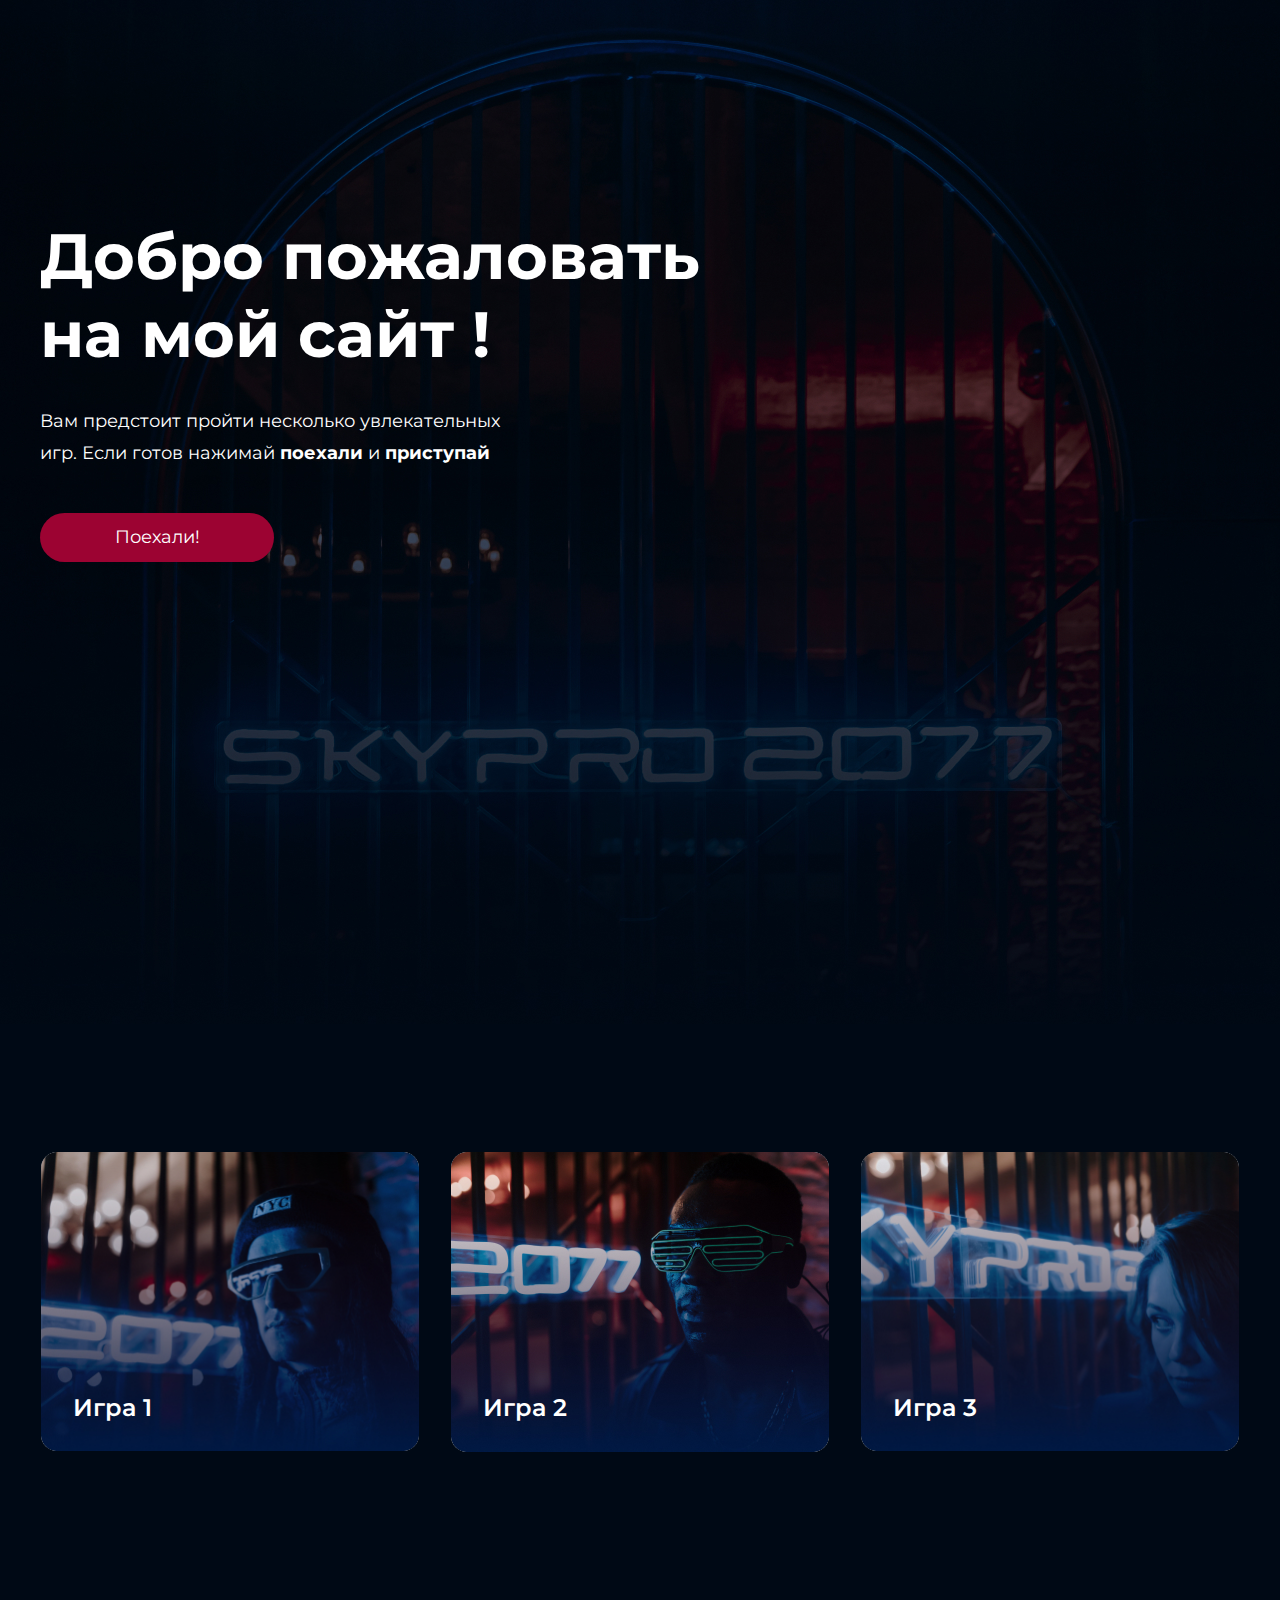
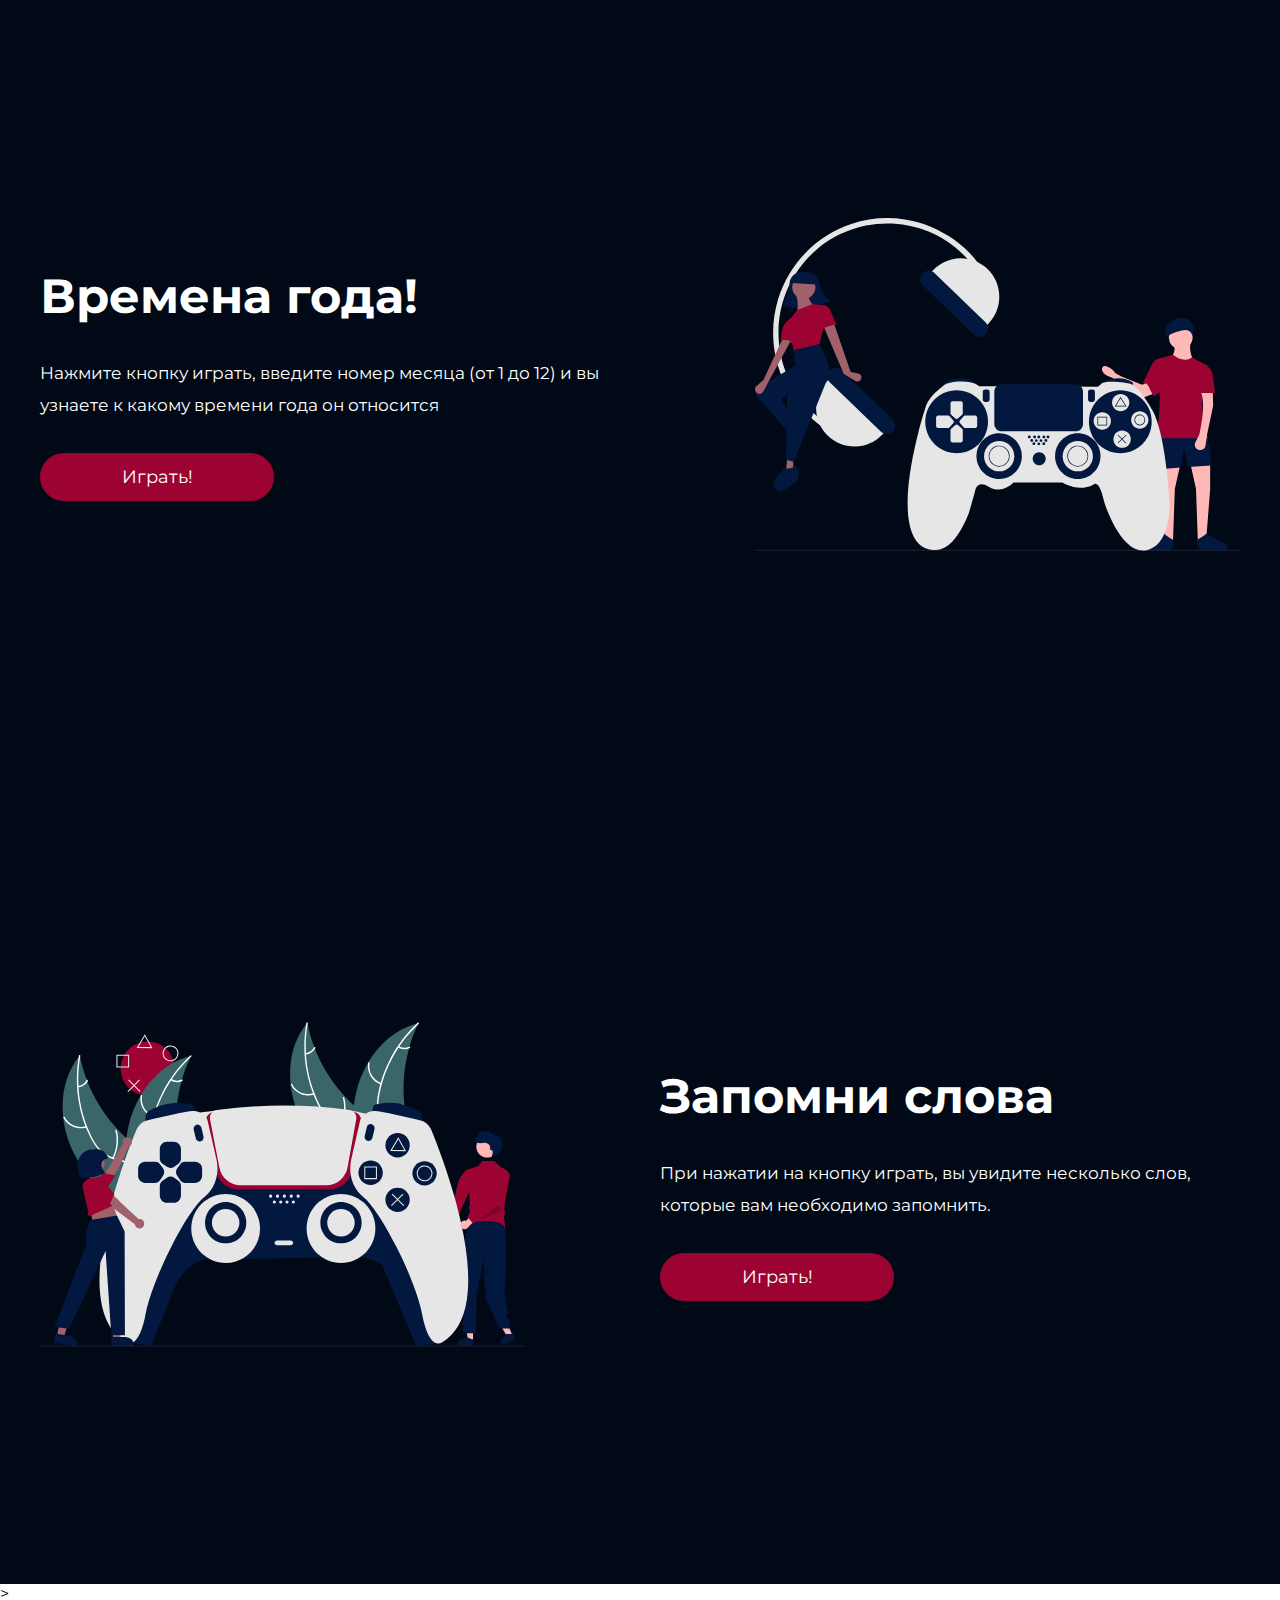
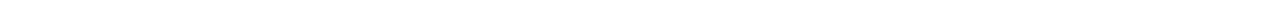
<file: index.html>
<!DOCTYPE html>
<html lang="en">

<head>
   <meta charset="UTF-8">
   <meta name="viewport" content="width=device-width, initial-scale=1.0">
   <title>Базовый JS</title>
   <link rel="preconnect" href="https://fonts.googleapis.com">
   <link rel="preconnect" href="https://fonts.gstatic.com" crossorigin>
   <link href="https://fonts.googleapis.com/css2?family=Montserrat:wght@400;600;700&display=swap" rel="stylesheet">
   <link rel="stylesheet" href="style.css">
</head>

<body>
   <section class="top center">
      <h1 class="top__heading">
         Добро пожаловать на мой сайт !
      </h1>
      <p class="top__text">
         Вам предстоит пройти несколько увлекательных игр. Если готов нажимай <span
            class="top__text-bolt">поехали</span> и
         <span class="top__text-bolt">приступай</span>
      </p>
      <a class="top__button" href="#">
         Поехали!
      </a>
   </section>

   <section class="box center">
      <div class="box__game">
         <a href="#gameOne">
            <img class="box__img" src="./img/game1.jpg" alt="game1">
         </a>
         <p class="box__text">
            Игра 1
         </p>
      </div>
      <div class="box__game">
         <a href="#gameTwo">
            <img class="box__img" src="./img/game2.jpg" alt="game2">
         </a>
         <p class="box__text">
            Игра 2
         </p>
      </div>
      <div class="box__game">
         <a href="#">
            <img class="box__img" src="./img/game3.jpg" alt="game3">
         </a>
         <p class="box__text">
            Игра 3
         </p>
      </div>
   </section>
   <section class="games center">
      <div class="games__box" id="gameOne">
         <div class="games__desc">
            <h2 class="games__title">
               Времена года!
            </h2>
            <p class="games__text">
               Нажмите кнопку играть, введите номер месяца (от 1 до 12) и вы узнаете к какому времени года он относится
            </p>
            <button onclick="gameSite()" class="games__button">
               <span class="games__button-txt">
                  Играть!
               </span>
            </button>
         </div>
         <img class="games__img" src="./img/GAME_RIGHT.svg" alt="GAME_RIGHT">
      </div>
      <div class="games__box games__reverse">
         <div class="games__desc">
            <h2 class="games__title" id="gameTwo">
               Запомни слова
            </h2>
            <p class="games__text">
               При нажатии на кнопку играть, вы увидите несколько слов, которые вам необходимо запомнить.
            </p>
            <button onclick="seasonsBtn()" class="games__button">
               <span class="games__button-txt">
                  Играть!
               </span>
            </button>
         </div>
         <img class="games__img" src="./img/GAME_LEFT.svg" alt="GAME_LEFT">
      </div>
   </section>>
   <script src="./index.js"></script>
</body>

</html>
</file>
<file: style.css>
* {
  padding: 0;
  margin: 0;
  box-sizing: border-box;
}

body {
  font-family: "Montserrat", sans-serif;
}

a {
  text-decoration: none;
}

.center {
  padding-left: calc(50% - 600px);
  padding-right: calc(50% - 600px);
}

.top {
  background-image: url(./img/background.jpg);
  background-repeat: no-repeat;
  background-position: center;
  background-size: cover;
  height: 1024px;
}
.top__heading {
  max-width: 760px;
  padding-top: 217.1px;
  padding-bottom: 32px;
  color: #fff;
  font-size: 64px;
  font-style: normal;
  font-weight: 700;
  line-height: normal;
}
.top__text {
  max-width: 481px;
  padding-bottom: 44px;
  color: #fff;
  font-size: 18px;
  font-style: normal;
  font-weight: 400;
  line-height: 32px;
}
.top__text-bolt {
  font-weight: 700;
}
.top__button {
  width: 234.063px;
  height: 48.603px;
  border-radius: 30px;
  background: #9c0332;
  display: flex;
  justify-content: center;
  align-items: center;
  color: #fff;
  font-size: 18px;
  font-style: normal;
  font-weight: 400;
  line-height: normal;
  transition: all 0.3s;
}
.top__button:hover {
  background: #eb443f;
}

.box {
  padding-top: 128px;
  padding-bottom: 128px;
  background: #000915;
  display: flex;
  flex-wrap: wrap;
  justify-content: center;
  gap: 32px;
}
.box__game {
  width: 378px;
  position: relative;
}
.box__img {
  width: 100%;
  transition: all 0.7s;
  border-radius: 16px;
}
.box__img:hover {
  transform: scale(1.05);
  box-shadow: 0 0 5px #ccc;
  border: 3px solid #44d2ff;
}
.box__text {
  bottom: 32px;
  left: 32px;
  position: absolute;
  color: #fff;
  font-size: 24px;
  font-style: normal;
  font-weight: 600;
  line-height: 32px;
}

.games {
  background: rgb(0, 9, 21);
}
.games__reverse {
  flex-direction: row-reverse;
}
.games__box {
  height: 800px;
  display: flex;
  align-items: center;
  gap: 135px;
}
.games__desc {
  display: flex;
  flex-wrap: wrap;
  gap: 32px;
  flex-direction: column;
}
.games__title {
  max-width: 584px;
  color: rgb(255, 255, 255);
  font-size: 48px;
  font-weight: 700;
}
.games__text {
  font-size: 17px;
  font-weight: 400;
  line-height: 32px;
  color: rgb(255, 255, 255);
}
.games__button {
  display: block;
  width: 100%;
  width: 234.06px;
  height: 48.6px;
  border-radius: 30px;
  background: rgb(156, 3, 50);
  border: 1px solid var(--magenta);
  color: rgb(255, 255, 255);
  font-size: 18px;
  outline: none;
  cursor: pointer;
  transition: all 0.3s;
}
.games__button-txt {
  font-family: "Montserrat", sans-serif;
  display: inline-block;
}
.games__button:hover {
  background: #eb443f;
}
.games__img {
  width: 100%;
  max-width: 485px;
  height: 333px;
}

@media (min-width: 768px) and (max-width: 1250px) {
  .center {
    padding-left: 24px;
    padding-right: 24px;
  }
  .games__box {
    flex-direction: column;
  }
}
@media (max-width: 767px) {
  .center {
    padding-left: calc(50% - 171.5px);
    padding-right: calc(50% - 171.5px);
  }
  .top {
    height: 735px;
  }
  .top__heading {
    padding-top: 238.69px;
    padding-bottom: 32.95px;
    color: #fff;
    text-align: center;
    font-size: 32px;
    font-style: normal;
    font-weight: 700;
    line-height: normal;
  }
  .top__text {
    padding-bottom: 32.95px;
    color: #fff;
    text-align: center;
    font-size: 14px;
    font-style: normal;
    font-weight: 400;
    line-height: 22px;
  }
  .top__button {
    margin: auto;
  }
  .box__text {
    left: 16px;
  }
  .games__box {
    flex-direction: column;
  }
  .games__desc {
    padding-top: 51px;
    text-align: center;
    align-items: center;
  }
  .games__title {
    font-size: 32px;
    font-weight: 700;
    line-height: 39px;
  }
  .games__text {
    max-width: 343px;
    font-size: 14px;
    font-weight: 300;
    line-height: 22px;
  }
}/*# sourceMappingURL=style.css.map */
</file>
